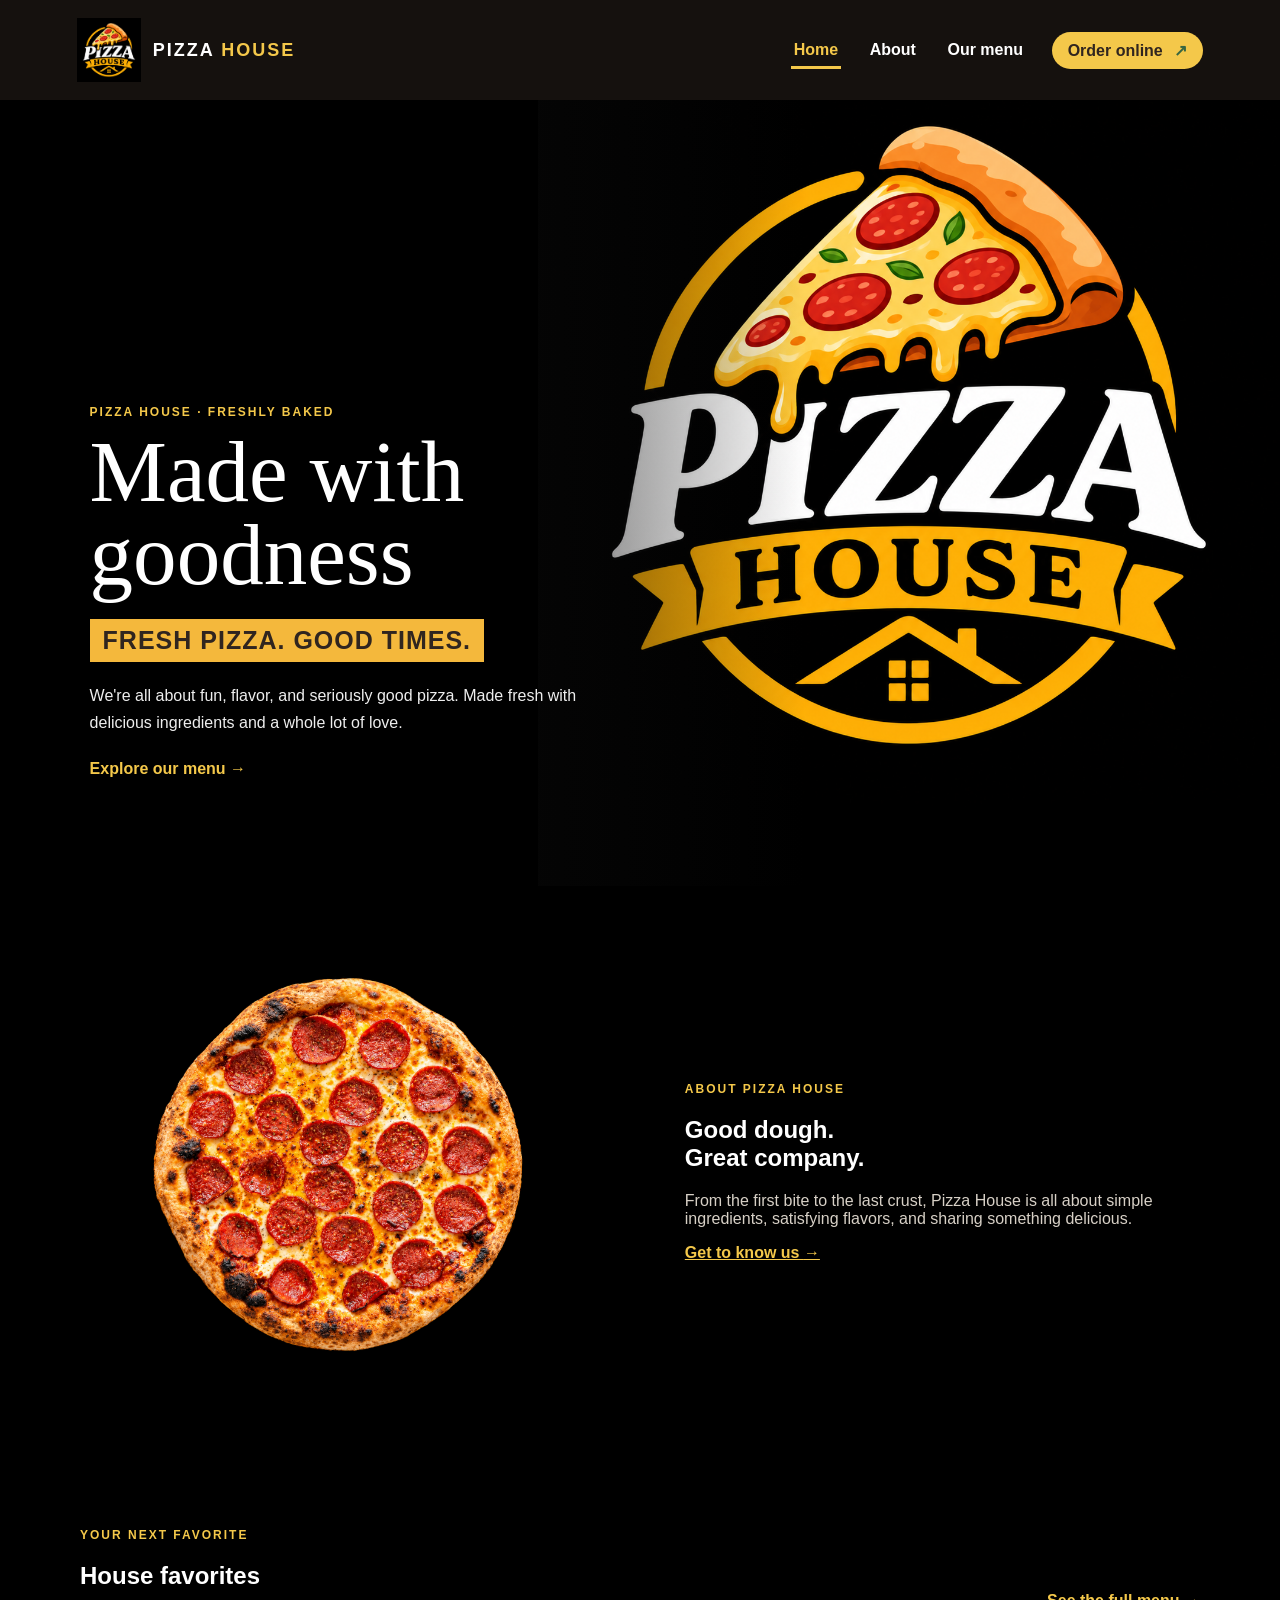
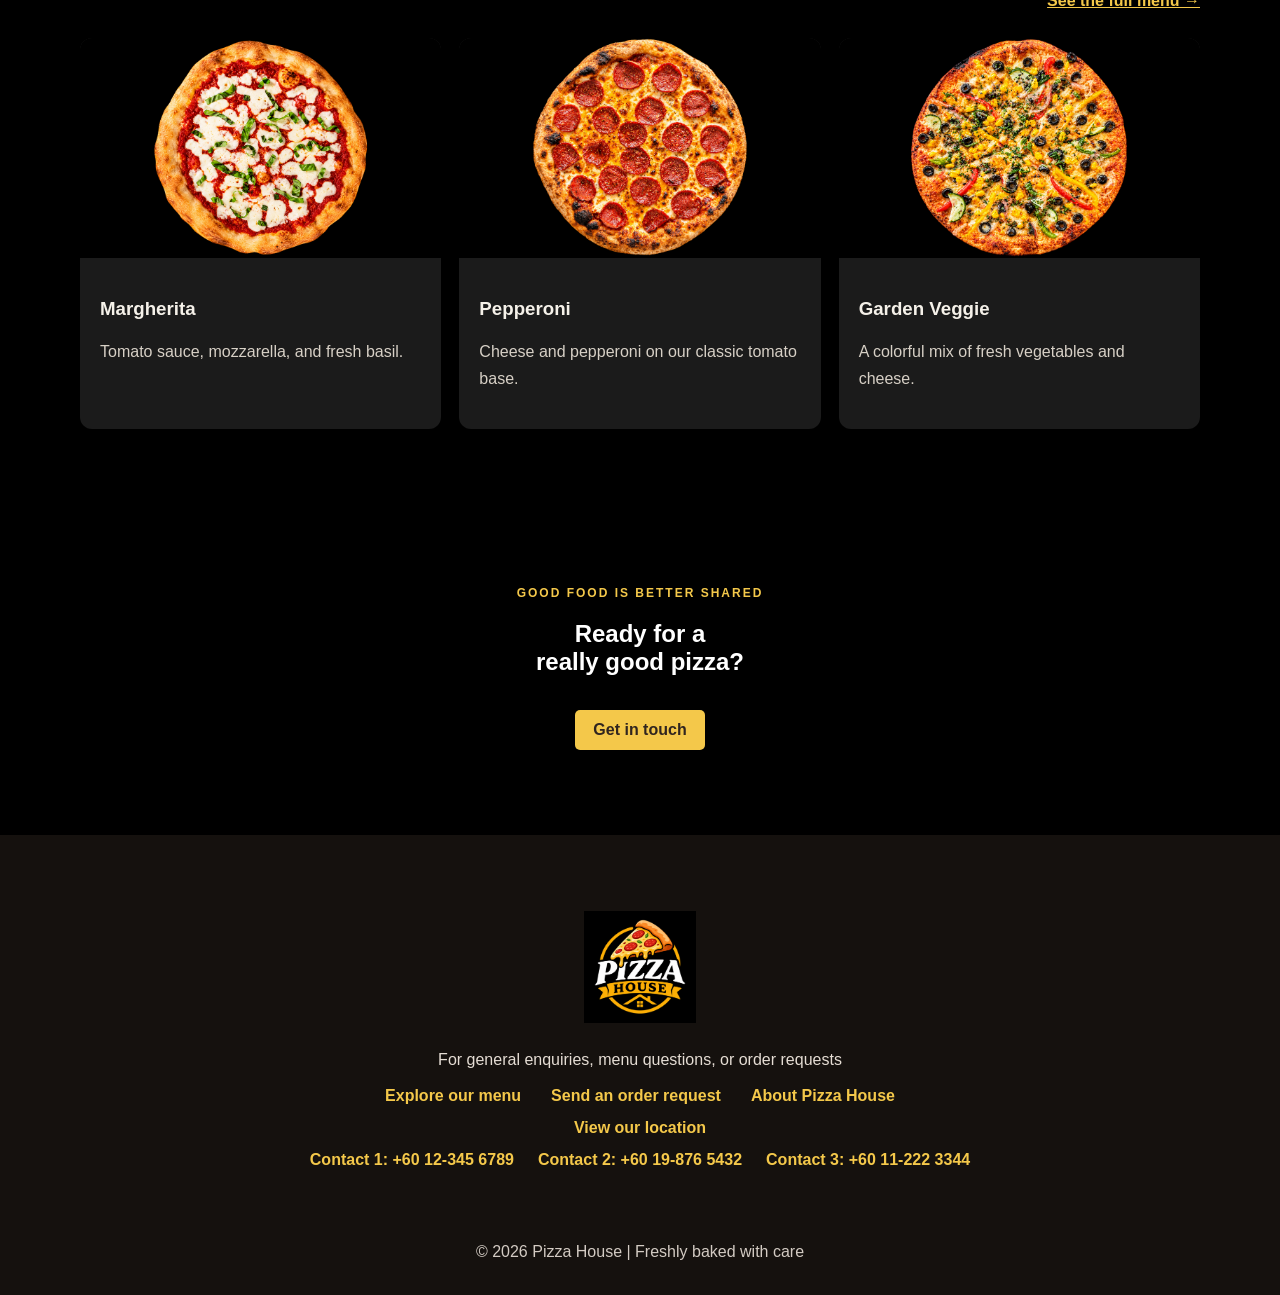
<file: index.html>
<!DOCTYPE html>
<html lang="en">
<head>
    <meta charset="UTF-8">
    <meta name="viewport" content="width=device-width, initial-scale=1.0">
    <title>Pizza House | Rumah</title>
    <link rel="stylesheet" href="style.css">
</head>
<body class="home-page">
    <header id="top">
        <nav aria-label="Main navigation">
            <a class="brand-logo-link" href="index.html" aria-label="Pizza House home">
                <img class="brand-logo" src="logo.png" alt="Pizza House">
                <span class="brand-name">Pizza <span class="brand-house">House</span></span>
            </a>
            <div class="links">
                <a href="index.html" aria-current="page">Home</a>
                <a href="about.html">About</a>
                <a href="menu.html">Our menu</a>
                <a class="nav-order" href="contact.html">Order online <span aria-hidden="true">&#8599;</span></a>
            </div>
        </nav>
    </header>

    <main>
        <section class="home-hero">
            <div class="hero-copy">
                <p class="eyebrow">PIZZA HOUSE · FRESHLY BAKED</p>
                <h1>Made with<br>goodness</h1>
                <h2 class="hero-highlight">Fresh pizza. Good times.</h2>
                <p>We're all about fun, flavor, and seriously good pizza. Made fresh with delicious ingredients and a whole lot of love.</p>
                <a class="hero-menu-link" href="menu.html">Explore our menu <span aria-hidden="true">→</span></a>
            </div>
            <div class="hero-image-wrap">
                <a class="hero-photo-link" href="menu.html" aria-label="View the Pizza House menu">
                    <img class="hero-photo" src="logo.png" alt="Pizza House logo and fresh pizza branding">
                </a>
            </div>
        </section>

        <section class="home-story">
            <a class="story-photo" href="about.html" aria-label="Learn more about Pizza House">
                <img src="pepperoni.png" alt="Pepperoni pizza fresh from the oven">
            </a>
            <div class="story-copy">
                <p class="eyebrow">ABOUT PIZZA HOUSE</p>
                <h2>Good dough.<br>Great company.</h2>
                <p>From the first bite to the last crust, Pizza House is all about simple ingredients, satisfying flavors, and sharing something delicious.</p>
                <a class="text-link" href="about.html">Get to know us <span aria-hidden="true">→</span></a>
            </div>
        </section>

        <section class="home-favorites">
            <div class="section-heading">
                <div>
                    <p class="eyebrow">YOUR NEXT FAVORITE</p>
                    <h2>House favorites</h2>
                </div>
                <a class="text-link" href="menu.html">See the full menu <span aria-hidden="true">→</span></a>
            </div>
            <div class="cards">
                <article>
                    <img class="food-photo" src="mergherita.png" alt="Margherita pizza with tomato, mozzarella, and fresh basil">
                    <div class="favorite-copy"><h3>Margherita</h3><p>Tomato sauce, mozzarella, and fresh basil.</p></div>
                </article>
                <article>
                    <img class="food-photo" src="pepperoni.png" alt="Pepperoni pizza on a wooden board">
                    <div class="favorite-copy"><h3>Pepperoni</h3><p>Cheese and pepperoni on our classic tomato base.</p></div>
                </article>
                <article>
                    <img class="food-photo" src="garden_veggie.png" alt="Garden veggie pizza topped with colorful vegetables">
                    <div class="favorite-copy"><h3>Garden Veggie</h3><p>A colorful mix of fresh vegetables and cheese.</p></div>
                </article>
            </div>
        </section>

        <section class="home-order">
            <p class="eyebrow">GOOD FOOD IS BETTER SHARED</p>
            <h2>Ready for a<br>really good pizza?</h2>
            <a class="button button-light" href="contact.html">Get in touch</a>
        </section>
    </main>

    <footer class="site-footer">
        <div class="footer-inner">
            <a class="footer-logo" href="index.html" aria-label="Pizza House home"><img src="logo.png" alt="Pizza House"></a>
            <p class="footer-intro">For general enquiries, menu questions, or order requests</p>
            <nav class="footer-links" aria-label="Footer navigation">
                <a href="menu.html">Explore our menu</a>
                <a href="contact.html#contactForm">Send an order request</a>
                <a href="about.html">About Pizza House</a>
             <div class="footer-contact-details">
                <a href="https://www.google.com/maps/place/National+Defence+University+of+Malaysia/@3.0527284,101.7234116,17z/data=!3m1!4b1!4m6!3m5!1s0x31cc357ad56c0001:0x3d5c81a579c4ae1d!8m2!3d3.0527284!4d101.7234116!16s%2Fm%2F047q4g_?entry=ttu&g_ep=EgoyMDI2MTExOC4xIKXMDSoASAFQAw%3D%3D" target="_blank" rel="noopener noreferrer">View our location</a>
                <div class="contact-numbers">
                    <a href="tel:+60123456789">Contact 1: +60 12-345 6789</a>
                    <a href="tel:+60198765432">Contact 2: +60 19-876 5432</a>
                    <a href="tel:+60112223344">Contact 3: +60 11-222 3344</a>
                </div>
            </div>
            </nav>
            <p class="footer-copyright">&copy; 2026 Pizza House | Freshly baked with care</p>
        </div>
    </footer>
    <script src="script.js"></script>
</body>
</html>
</file>
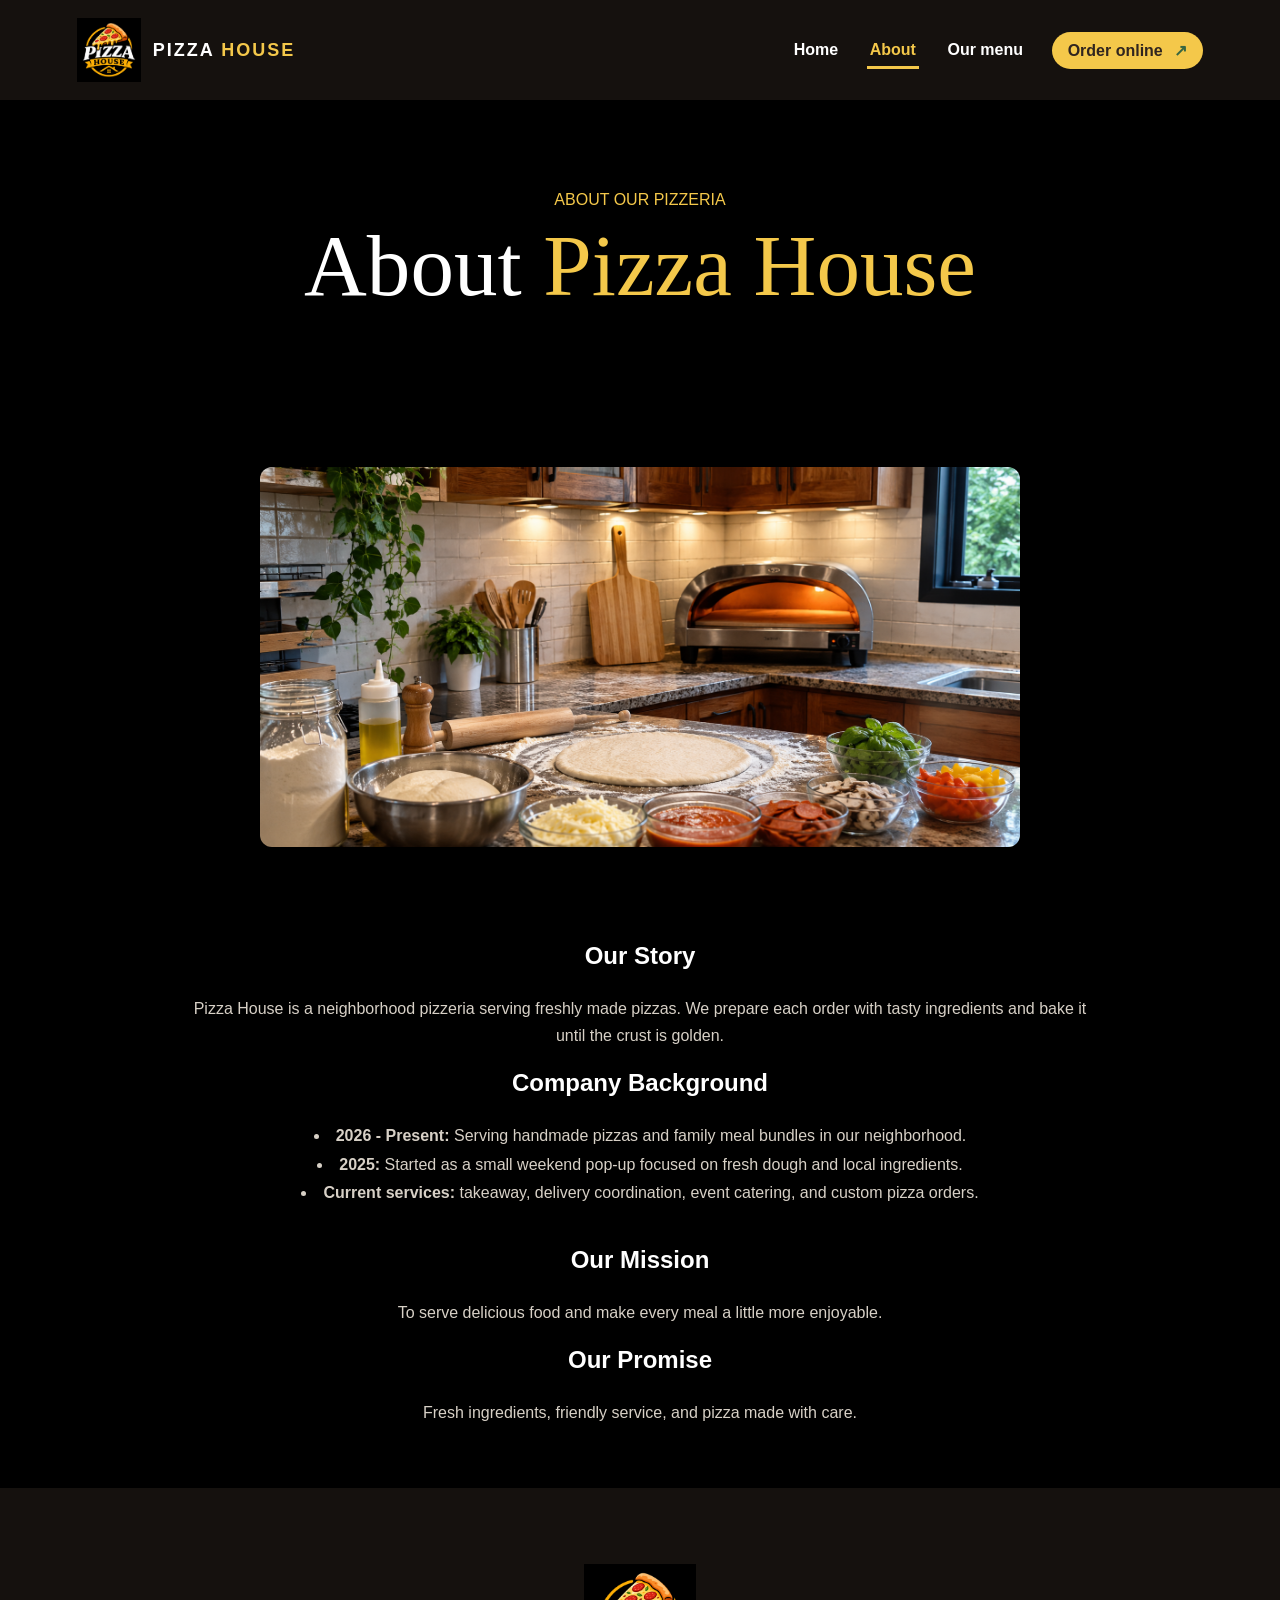
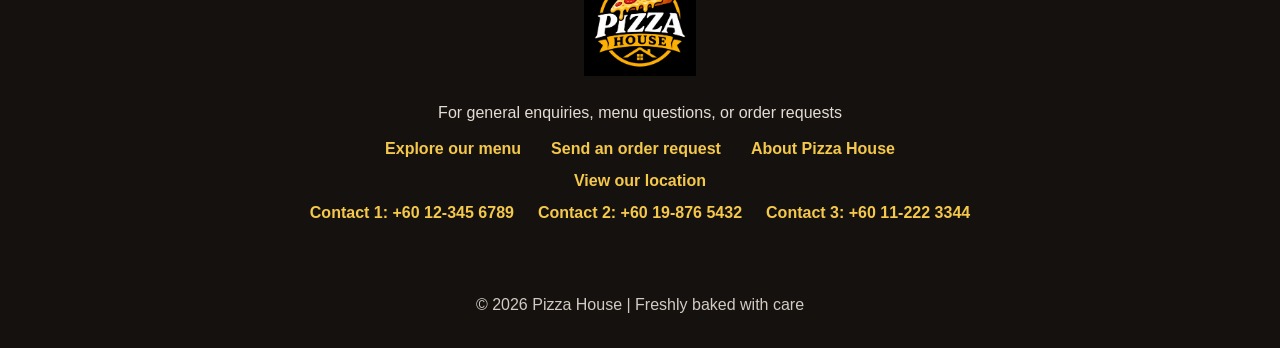
<file: about.html>
<!DOCTYPE html>
<html lang="en">
<head>
    <meta charset="UTF-8">
    <meta name="viewport" content="width=device-width, initial-scale=1.0">
    <title>About | Pizza House</title>
    <link rel="stylesheet" href="style.css">
</head>
<body>
    <header id="top">
        <nav aria-label="Main navigation">
            <a class="brand-logo-link" href="index.html" aria-label="Pizza House home">
                <img class="brand-logo" src="logo.png" alt="Pizza House">
                <span class="brand-name">Pizza <span class="brand-house">House</span></span>
            </a>
            <div class="links">
                <a href="index.html">Home</a>
                <a href="about.html" aria-current="page">About</a>
                <a href="menu.html">Our menu</a>
                <a class="nav-order" href="contact.html">Order online <span aria-hidden="true">&#8599;</span></a>
            </div>
        </nav>
    </header>

    <main>
        <section class="hero">
            <p>ABOUT OUR PIZZERIA</p>
            <h1>About <span>Pizza House</span></h1>
        </section>

        <section class="about-story">
            <div class="story-photo">
                <img src="background_about.png" alt="Warm Pizza House dining room with pizza artwork and a wood-fired oven">
            </div>
        </section>

        <section class="section about-content">
            <h2>Our Story</h2>
            <p>Pizza House is a neighborhood pizzeria serving freshly made pizzas. We prepare each order with tasty ingredients and bake it until the crust is golden.</p>

            <h2>Company Background</h2>
            <ul class="experience-list">
                <li><strong>2026 - Present:</strong> Serving handmade pizzas and family meal bundles in our neighborhood.</li>
                <li><strong>2025:</strong> Started as a small weekend pop-up focused on fresh dough and local ingredients.</li>
                <li><strong>Current services:</strong> takeaway, delivery coordination, event catering, and custom pizza orders.</li>
            </ul>

            <h2>Our Mission</h2>
            <p>To serve delicious food and make every meal a little more enjoyable.</p>

            <h2>Our Promise</h2>
            <p>Fresh ingredients, friendly service, and pizza made with care.</p>

        </section>
    </main>

    <footer class="site-footer">
        <div class="footer-inner">
            <a class="footer-logo" href="index.html" aria-label="Pizza House home"><img src="logo.png" alt="Pizza House"></a>
            <p class="footer-intro">For general enquiries, menu questions, or order requests</p>
            <nav class="footer-links" aria-label="Footer navigation">
                <a href="menu.html">Explore our menu</a>
                <a href="contact.html#contactForm">Send an order request</a>
                <a href="about.html">About Pizza House</a>
                            <div class="footer-contact-details">
                <a href="https://www.google.com/maps/place/National+Defence+University+of+Malaysia/@3.0527284,101.7234116,17z/data=!3m1!4b1!4m6!3m5!1s0x31cc357ad56c0001:0x3d5c81a579c4ae1d!8m2!3d3.0527284!4d101.7234116!16s%2Fm%2F047q4g_?entry=ttu&g_ep=EgoyMDI2MTExOC4xIKXMDSoASAFQAw%3D%3D" target="_blank" rel="noopener noreferrer">View our location</a>
                <div class="contact-numbers">
                    <a href="tel:+60123456789">Contact 1: +60 12-345 6789</a>
                    <a href="tel:+60198765432">Contact 2: +60 19-876 5432</a>
                    <a href="tel:+60112223344">Contact 3: +60 11-222 3344</a>
                </div>
            </div>
            </nav>
            <p class="footer-copyright">&copy; 2026 Pizza House | Freshly baked with care</p>
        </div>
    </footer>    
    <script src="script.js"></script>
</body>
</html>
</file>
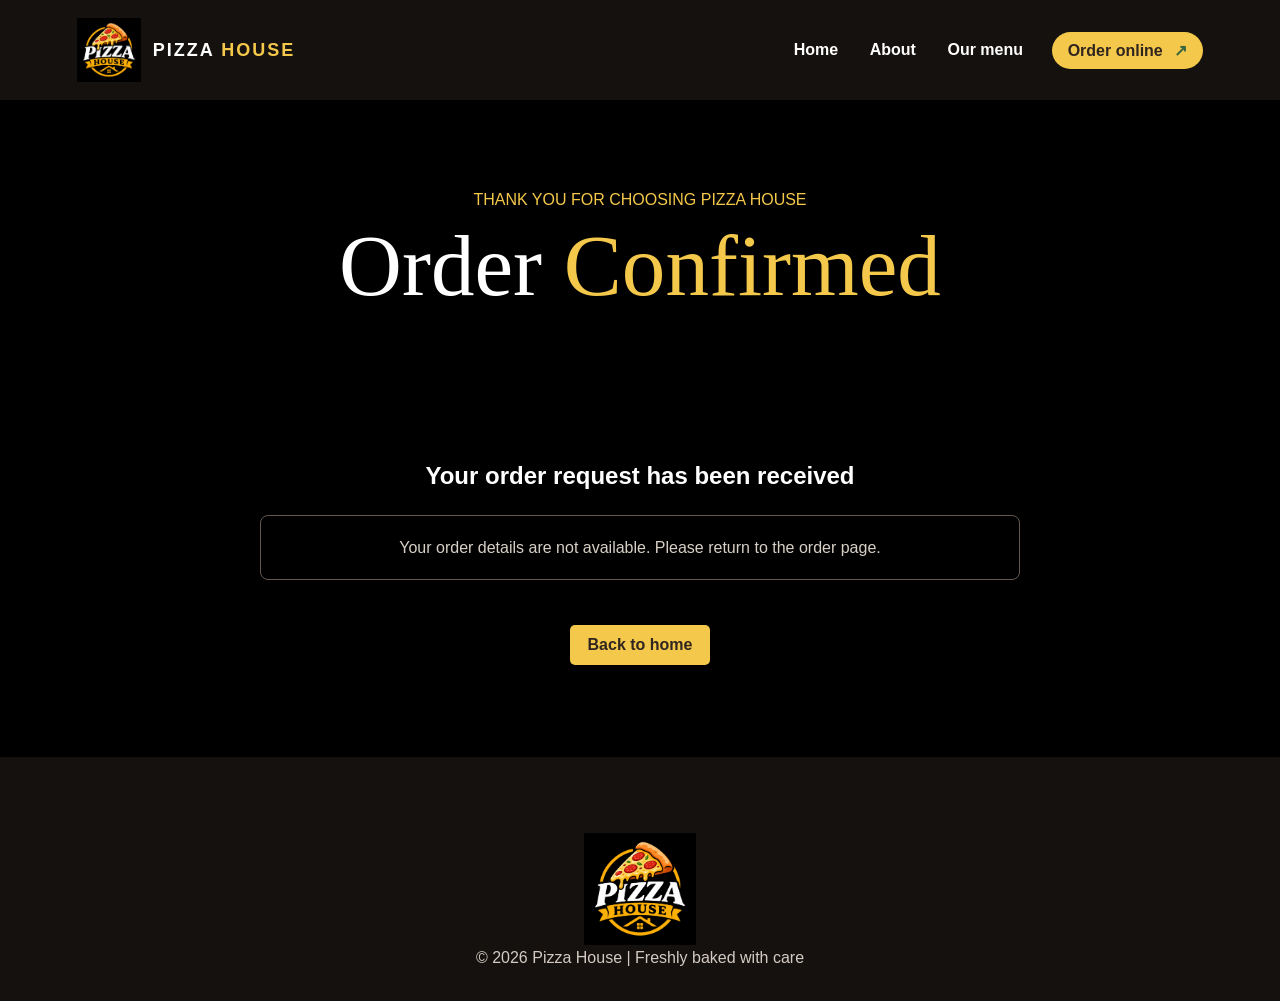
<file: confirmation.html>
<!DOCTYPE html>
<html lang="en">
<head>
    <meta charset="UTF-8">
    <meta name="viewport" content="width=device-width, initial-scale=1.0">
    <title>Order Confirmed | Pizza House</title>
    <link rel="stylesheet" href="style.css">
</head>
<body>
    <header id="top">
        <nav aria-label="Main navigation">
            <a class="brand-logo-link" href="index.html" aria-label="Pizza House home">
                <img class="brand-logo" src="logo.png" alt="Pizza House">
                <span class="brand-name">Pizza <span class="brand-house">House</span></span>
            </a>
            <div class="links">
                <a href="index.html">Home</a>
                <a href="about.html">About</a>
                <a href="menu.html">Our menu</a>
                <a class="nav-order" href="contact.html">Order online <span aria-hidden="true">&#8599;</span></a>
            </div>
        </nav>
    </header>

    <main>
        <section class="hero confirmation-herofvsefgsv">
            <p>THANK YOU FOR CHOOSING PIZZA HOUSE</p>
            <h1>Order <span>Confirmed</span></h1>
        </section>
        <section class="section confirmation-section">
            <h2>Your order request has been received</h2>
            <p id="orderSummary" class="order-summary" role="status"></p>
            <a class="button" href="index.html">Back to home</a>
        </section>
    </main>

    <footer class="site-footer">
        <div class="footer-inner">
            <a class="footer-logo" href="index.html" aria-label="Pizza House home"><img src="logo.png" alt="Pizza House"></a>
            <p class="footer-copyright">&copy; 2026 Pizza House | Freshly baked with care</p>
        </div>
    </footer>
    <script src="script.js"></script>
</body>
</html>
</file>
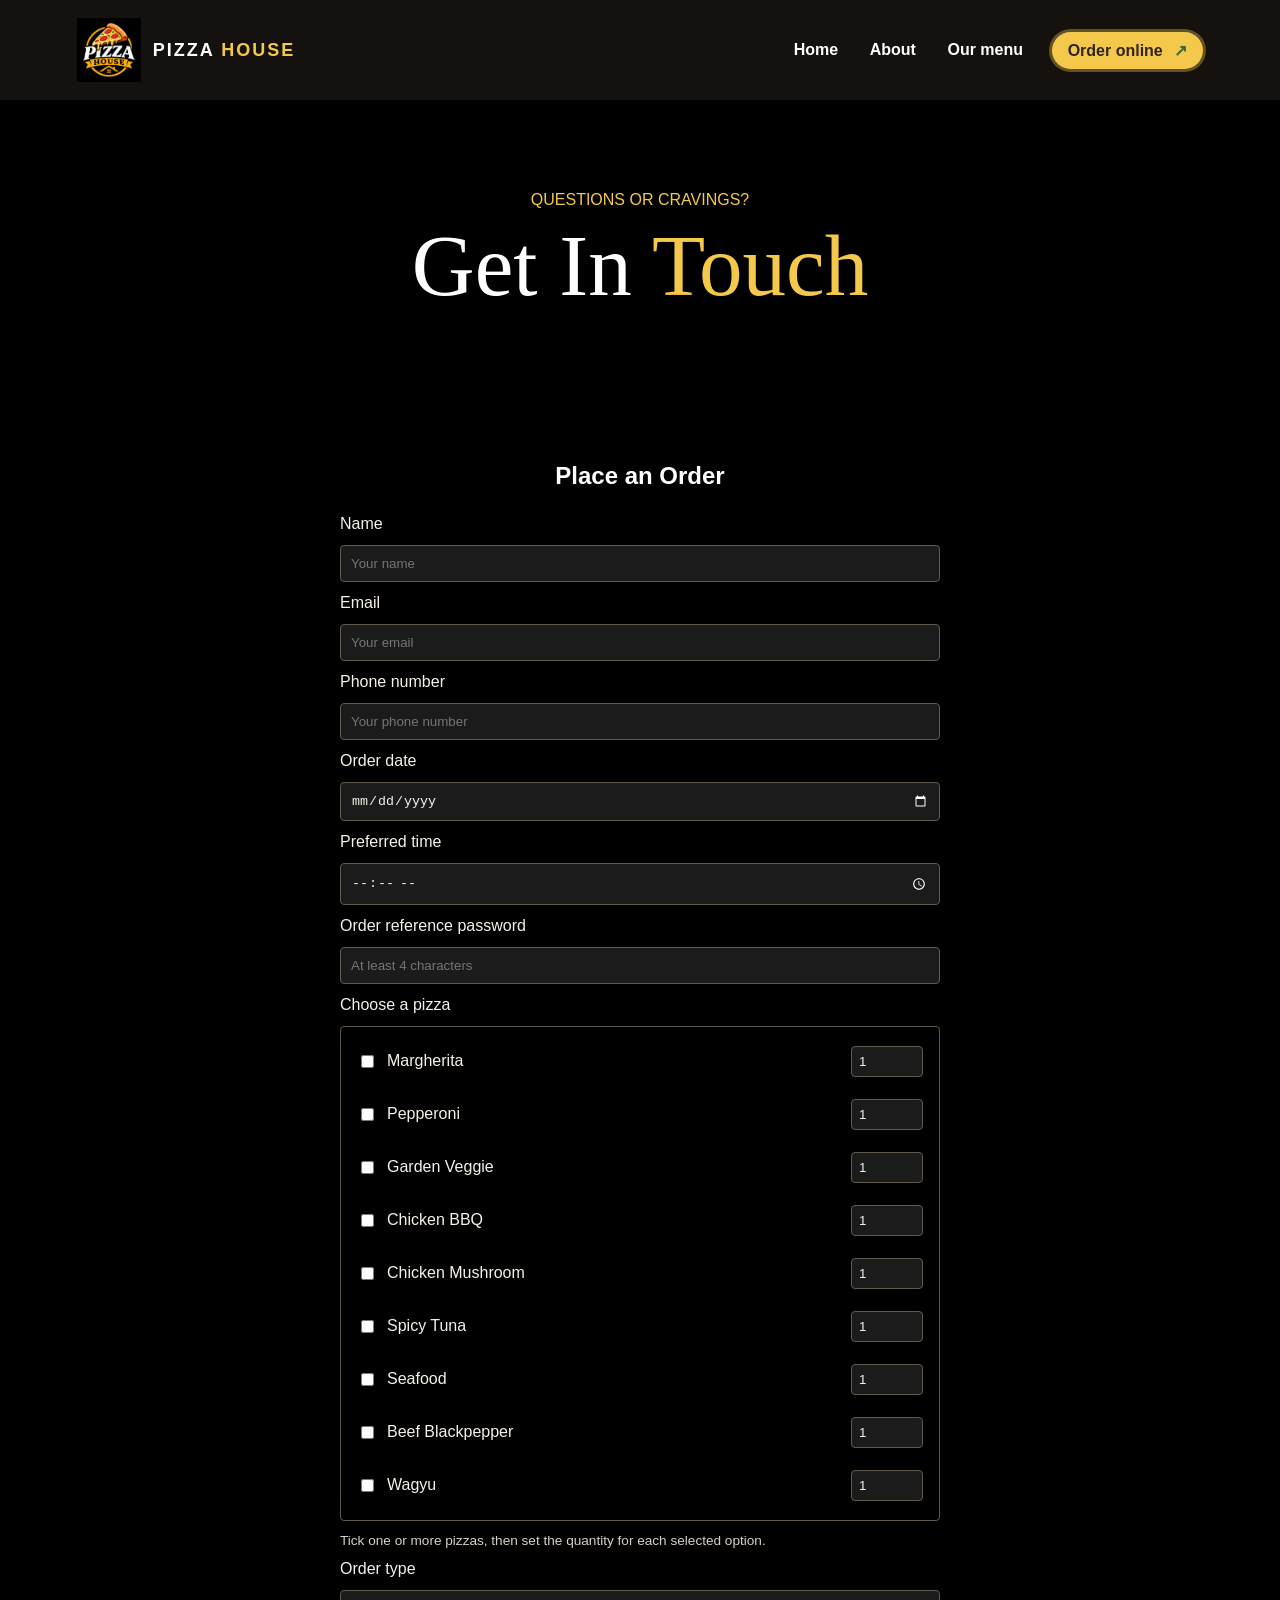
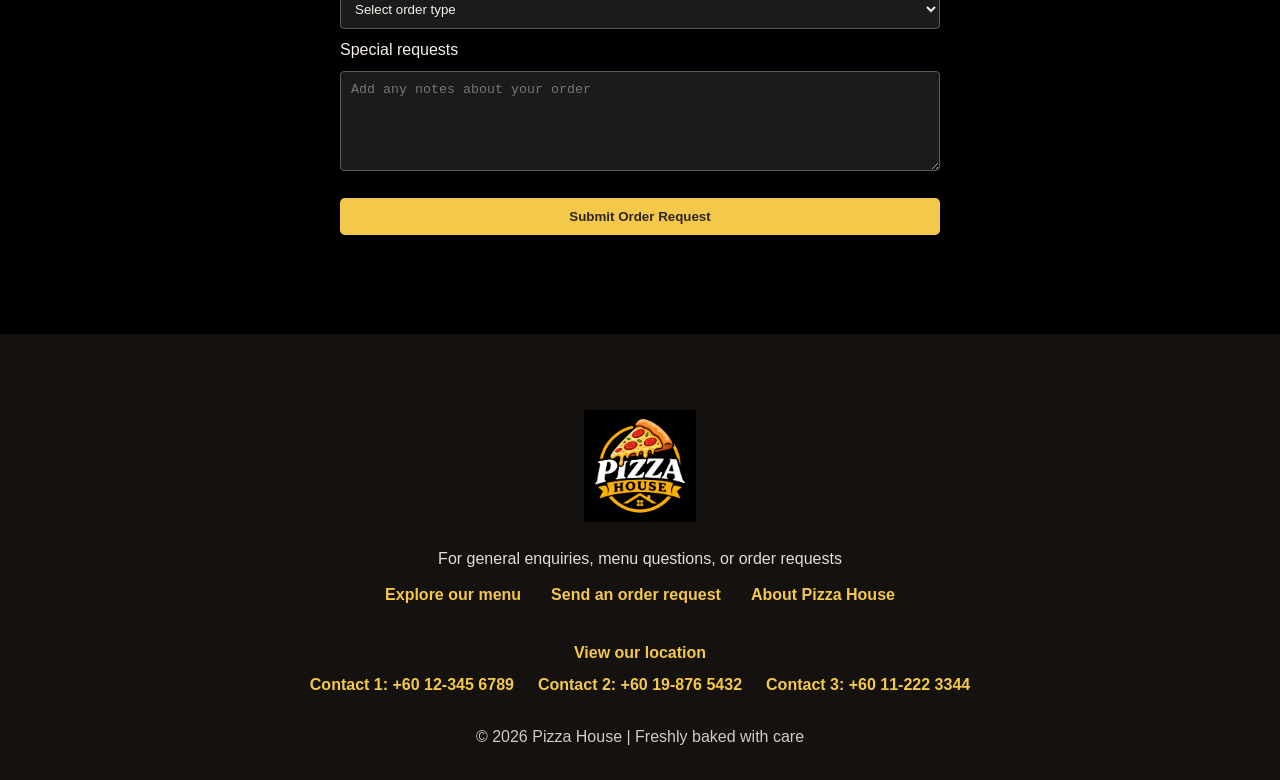
<file: contact.html>
<!DOCTYPE html>
<html lang="en">
<head>
    <meta charset="UTF-8">
    <meta name="viewport" content="width=device-width, initial-scale=1.0">
    <title>Contact | Pizza House</title>
    <link rel="stylesheet" href="style.css">
</head>
<body>
    <header id="top">
        <nav aria-label="Main navigation">
            <a class="brand-logo-link" href="index.html" aria-label="Pizza House home">
                <img class="brand-logo" src="logo.png" alt="Pizza House">
                <span class="brand-name">Pizza <span class="brand-house">House</span></span>
            </a>
            <div class="links">
                <a href="index.html">Home</a>
                <a href="about.html">About</a>
                <a href="menu.html">Our menu</a>
                <a class="nav-order" href="contact.html" aria-current="page">Order online <span aria-hidden="true">&#8599;</span></a>
            </div>
        </nav>
    </header>

    <main>
        <section class="hero">
            <p>QUESTIONS OR CRAVINGS?</p>
            <h1>Get In <span>Touch</span></h1>
        </section>

        <section class="section">
            <h2>Place an Order</h2>
            <form id="contactForm" action="process_order.php" method="post">
                <label for="name">Name</label>
                <input id="name" name="name" type="text" autocomplete="name" required placeholder="Your name">

                <label for="email">Email</label>
                <input id="email" name="email" type="email" autocomplete="email" required placeholder="Your email">

                <label for="phone">Phone number</label>
                <input id="phone" name="phone" type="tel" autocomplete="tel" required placeholder="Your phone number">

                <label for="date">Order date</label>
                <input id="date" name="orderDate" type="date" required>

                <label for="time">Preferred time</label>
                <div class="time-picker-control">
                    <input id="time" name="orderTime" type="time" lang="en-US" required>
                </div>

                <label for="password">Order reference password</label>
                <input id="password" name="orderPassword" type="password" minlength="4" required placeholder="At least 4 characters">

                <label for="pizza">Choose a pizza</label>
                <fieldset class="pizza-options" id="pizzaOptions" aria-describedby="pizzaHelp">
                    <legend class="sr-only">Pizza choices and quantities</legend>
                    <label class="pizza-option"><input type="checkbox" name="pizzas[]" value="Margherita"> <span>Margherita</span><input class="pizza-quantity" name="quantities[Margherita]" type="number" min="1" max="20" value="1" disabled aria-label="Margherita quantity"></label>
                    <label class="pizza-option"><input type="checkbox" name="pizzas[]" value="Pepperoni"> <span>Pepperoni</span><input class="pizza-quantity" name="quantities[Pepperoni]" type="number" min="1" max="20" value="1" disabled aria-label="Pepperoni quantity"></label>
                    <label class="pizza-option"><input type="checkbox" name="pizzas[]" value="Garden Veggie"> <span>Garden Veggie</span><input class="pizza-quantity" name="quantities[Garden Veggie]" type="number" min="1" max="20" value="1" disabled aria-label="Garden Veggie quantity"></label>
                    <label class="pizza-option"><input type="checkbox" name="pizzas[]" value="Chicken BBQ"> <span>Chicken BBQ</span><input class="pizza-quantity" name="quantities[Chicken BBQ]" type="number" min="1" max="20" value="1" disabled aria-label="Chicken BBQ quantity"></label>
                    <label class="pizza-option"><input type="checkbox" name="pizzas[]" value="Chicken Mushroom"> <span>Chicken Mushroom</span><input class="pizza-quantity" name="quantities[Chicken Mushroom]" type="number" min="1" max="20" value="1" disabled aria-label="Chicken Mushroom quantity"></label>
                    <label class="pizza-option"><input type="checkbox" name="pizzas[]" value="Spicy Tuna"> <span>Spicy Tuna</span><input class="pizza-quantity" name="quantities[Spicy Tuna]" type="number" min="1" max="20" value="1" disabled aria-label="Spicy Tuna quantity"></label>
                    <label class="pizza-option"><input type="checkbox" name="pizzas[]" value="Seafood"> <span>Seafood</span><input class="pizza-quantity" name="quantities[Seafood]" type="number" min="1" max="20" value="1" disabled aria-label="Seafood quantity"></label>
                    <label class="pizza-option"><input type="checkbox" name="pizzas[]" value="Beef Blackpepper"> <span>Beef Blackpepper</span><input class="pizza-quantity" name="quantities[Beef Blackpepper]" type="number" min="1" max="20" value="1" disabled aria-label="Beef Blackpepper quantity"></label>
                    <label class="pizza-option"><input type="checkbox" name="pizzas[]" value="Wagyu"> <span>Wagyu</span><input class="pizza-quantity" name="quantities[Wagyu]" type="number" min="1" max="20" value="1" disabled aria-label="Wagyu quantity"></label>
                </fieldset>
                <small id="pizzaHelp" class="field-help">Tick one or more pizzas, then set the quantity for each selected option.</small>

                <label>Order type</label>
                <select id="orderType" name="orderType" required>
                    <option value="" selected disabled>Select order type</option>
                    <option value="pickup">Pickup</option>
                    <option value="delivery">Delivery</option>
                </select>

                <div id="deliveryAddressField" hidden>
                    <label for="deliveryAddress">Delivery address</label>
                    <textarea id="deliveryAddress" name="deliveryAddress" autocomplete="street-address" placeholder="Enter your full delivery address" rows="3" disabled></textarea>
                </div>

                <label for="message">Special requests</label>
                <textarea id="message" name="message" placeholder="Add any notes about your order"></textarea>

                <button class="button" type="submit">Submit Order Request</button>
                <p id="formStatus" class="form-status" role="status" aria-live="polite"></p>
            </form>
        </section>

        <div id="receiptModal" class="receipt-modal" hidden>
            <div class="receipt-card" role="dialog" aria-modal="true" aria-labelledby="receiptTitle">
                <button id="closeReceipt" class="receipt-close" type="button" aria-label="Close receipt">&times;</button>
                <p class="eyebrow">PIZZA HOUSE</p>
                <h2 id="receiptTitle">Order Receipt</h2>
                <div id="receiptDetails" class="receipt-details"></div>
                <div class="receipt-actions">
                    <button id="receiptCancel" class="button button-secondary" type="button">Cancel Order</button>
                    <button id="receiptConfirm" class="button" type="button">Confirm Order</button>
                </div>
            </div>
        </div>
    </main>

    <footer class="site-footer">
        <div class="footer-inner">
            <a class="footer-logo" href="index.html" aria-label="Pizza House home"><img src="logo.png" alt="Pizza House"></a>
            <p class="footer-intro">For general enquiries, menu questions, or order requests</p>
            <nav class="footer-links" aria-label="Footer navigation">
                <a href="menu.html">Explore our menu</a>
                <a href="contact.html#contactForm">Send an order request</a>
                <a href="about.html">About Pizza House</a>
            </nav>
            <div class="footer-contact-details">
                <a href="https://www.google.com/maps/place/National+Defence+University+of+Malaysia/@3.0527284,101.7234116,17z/data=!3m1!4b1!4m6!3m5!1s0x31cc357ad56c0001:0x3d5c81a579c4ae1d!8m2!3d3.0527284!4d101.7234116!16s%2Fm%2F047q4g_?entry=ttu&g_ep=EgoyMDI2MTExOC4xIKXMDSoASAFQAw%3D%3D" target="_blank" rel="noopener noreferrer">View our location</a>
                <div class="contact-numbers">
                    <a href="tel:+60123456789">Contact 1: +60 12-345 6789</a>
                    <a href="tel:+60198765432">Contact 2: +60 19-876 5432</a>
                    <a href="tel:+60112223344">Contact 3: +60 11-222 3344</a>
                </div>
            </div>
            <p class="footer-copyright">&copy; 2026 Pizza House | Freshly baked with care</p>
        </div>
    </footer>
    <script src="script.js"></script>
</body>
</html>
</file>
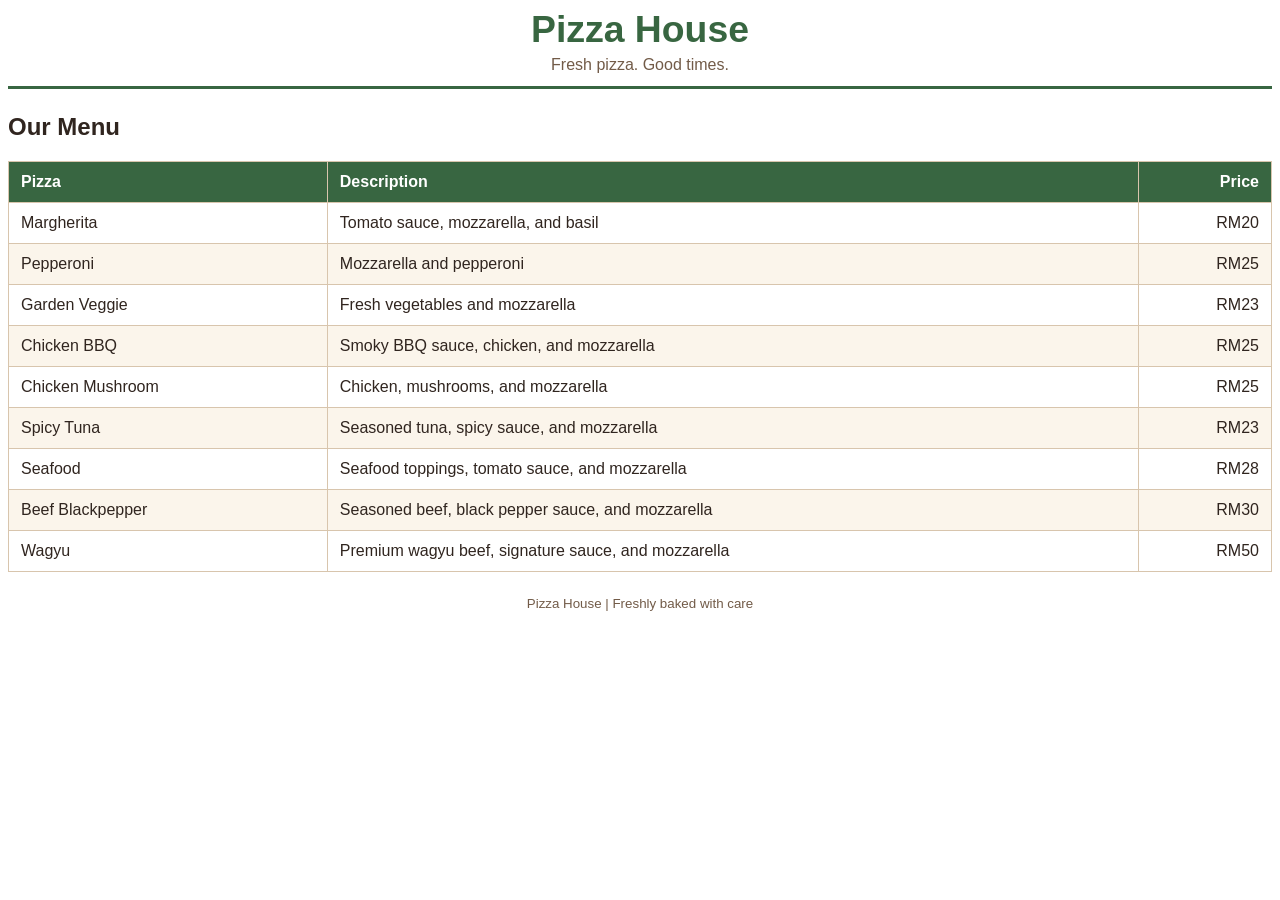
<file: menu-print.html>
<!DOCTYPE html>
<html lang="en">
<head>
    <meta charset="UTF-8">
    <meta name="viewport" content="width=device-width, initial-scale=1.0">
    <title>Pizza House Menu</title>
    <style>
        @page { size: A4; margin: 18mm; }
        body { color: #30251f; font: 12pt Arial, sans-serif; }
        header { text-align: center; border-bottom: 3px solid #386641; margin-bottom: 24px; padding-bottom: 12px; }
        h1 { color: #386641; margin: 0 0 5px; font-size: 28pt; }
        header p { margin: 0; color: #725b48; }
        table { width: 100%; border-collapse: collapse; }
        th { background: #386641; color: white; text-align: left; }
        th, td { padding: 11px 12px; border: 1px solid #d8c5ad; }
        tr:nth-child(even) { background: #fbf5eb; }
        td:last-child, th:last-child { text-align: right; white-space: nowrap; }
        footer { margin-top: 24px; text-align: center; color: #725b48; font-size: 10pt; }
    </style>
</head>
<body>
    <header><h1>Pizza House</h1><p>Fresh pizza. Good times.</p></header>
    <main>
        <h2>Our Menu</h2>
        <table>
            <thead><tr><th>Pizza</th><th>Description</th><th>Price</th></tr></thead>
            <tbody>
                <tr><td>Margherita</td><td>Tomato sauce, mozzarella, and basil</td><td>RM20</td></tr>
                <tr><td>Pepperoni</td><td>Mozzarella and pepperoni</td><td>RM25</td></tr>
                <tr><td>Garden Veggie</td><td>Fresh vegetables and mozzarella</td><td>RM23</td></tr>
                <tr><td>Chicken BBQ</td><td>Smoky BBQ sauce, chicken, and mozzarella</td><td>RM25</td></tr>
                <tr><td>Chicken Mushroom</td><td>Chicken, mushrooms, and mozzarella</td><td>RM25</td></tr>
                <tr><td>Spicy Tuna</td><td>Seasoned tuna, spicy sauce, and mozzarella</td><td>RM23</td></tr>
                <tr><td>Seafood</td><td>Seafood toppings, tomato sauce, and mozzarella</td><td>RM28</td></tr>
                <tr><td>Beef Blackpepper</td><td>Seasoned beef, black pepper sauce, and mozzarella</td><td>RM30</td></tr>
                <tr><td>Wagyu</td><td>Premium wagyu beef, signature sauce, and mozzarella</td><td>RM50</td></tr>
            </tbody>
        </table>
    </main>
    <footer>Pizza House | Freshly baked with care</footer>
</body>
</html>
</file>
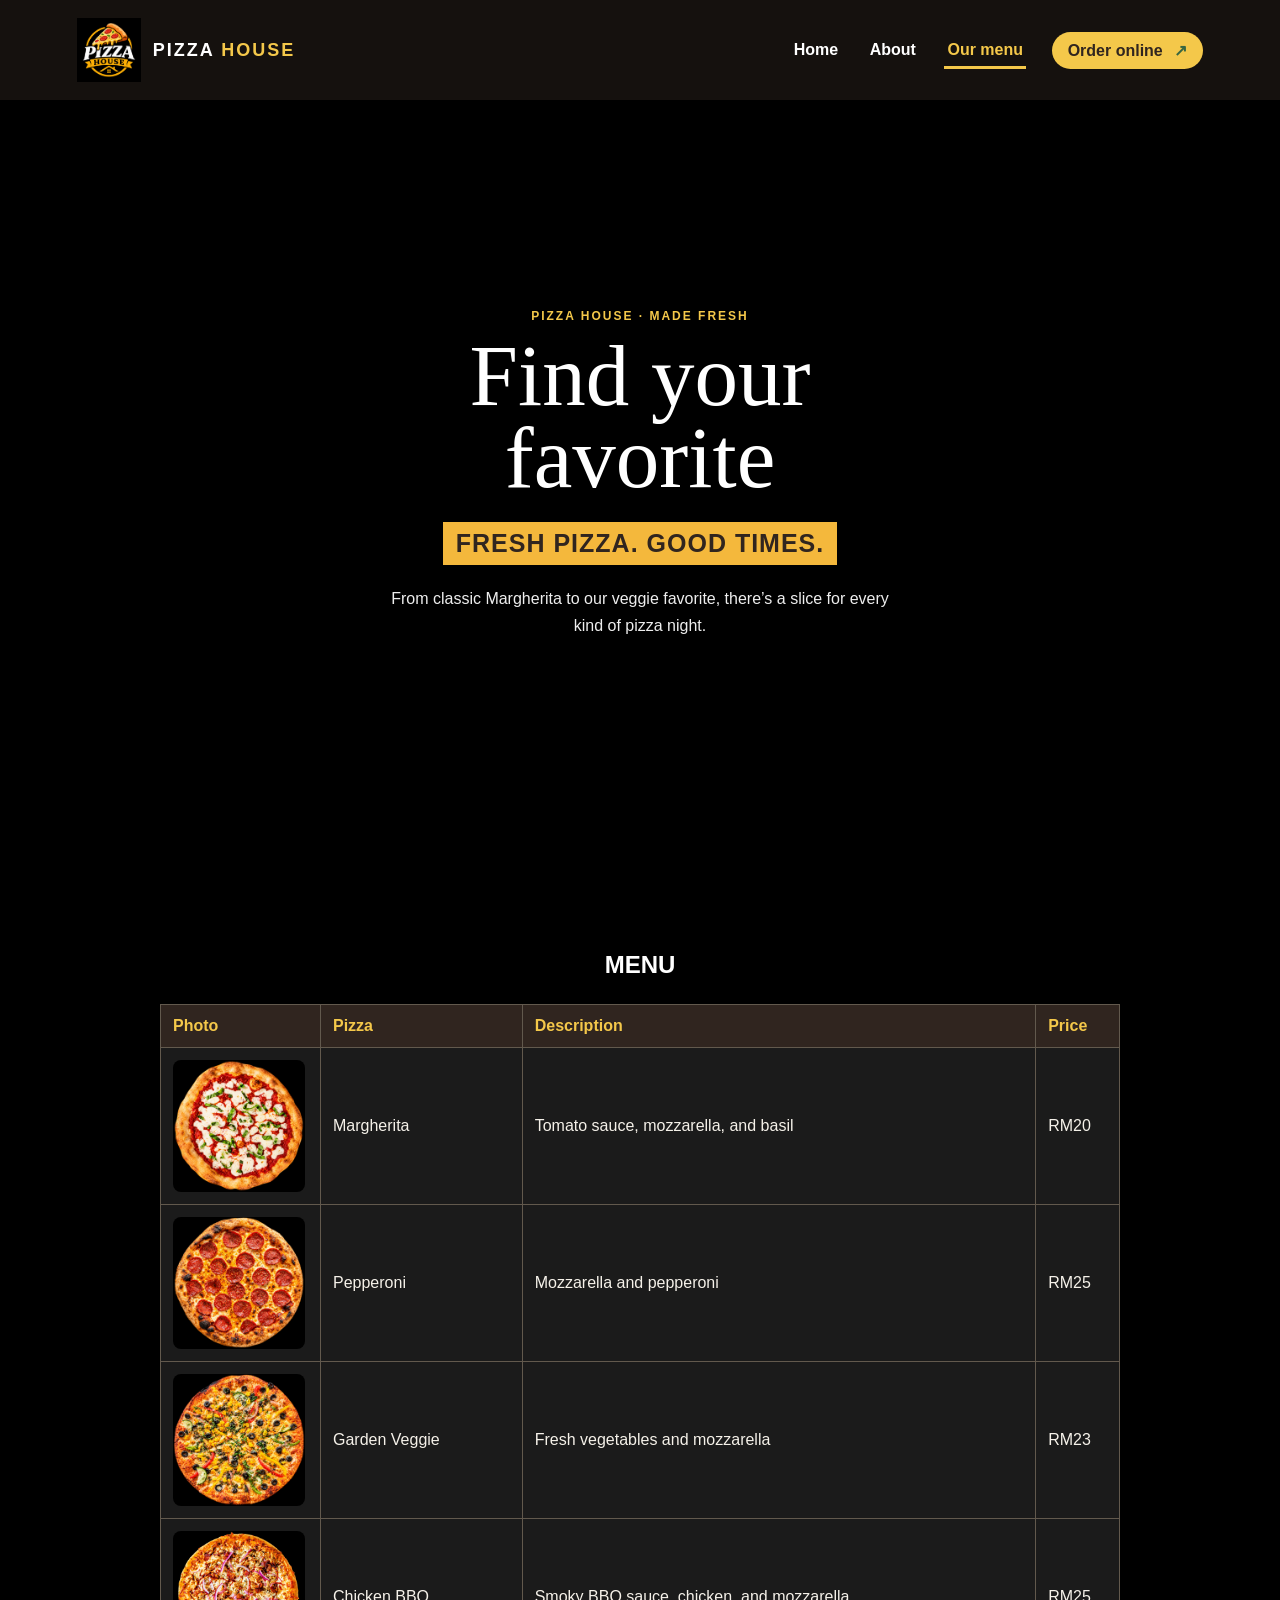
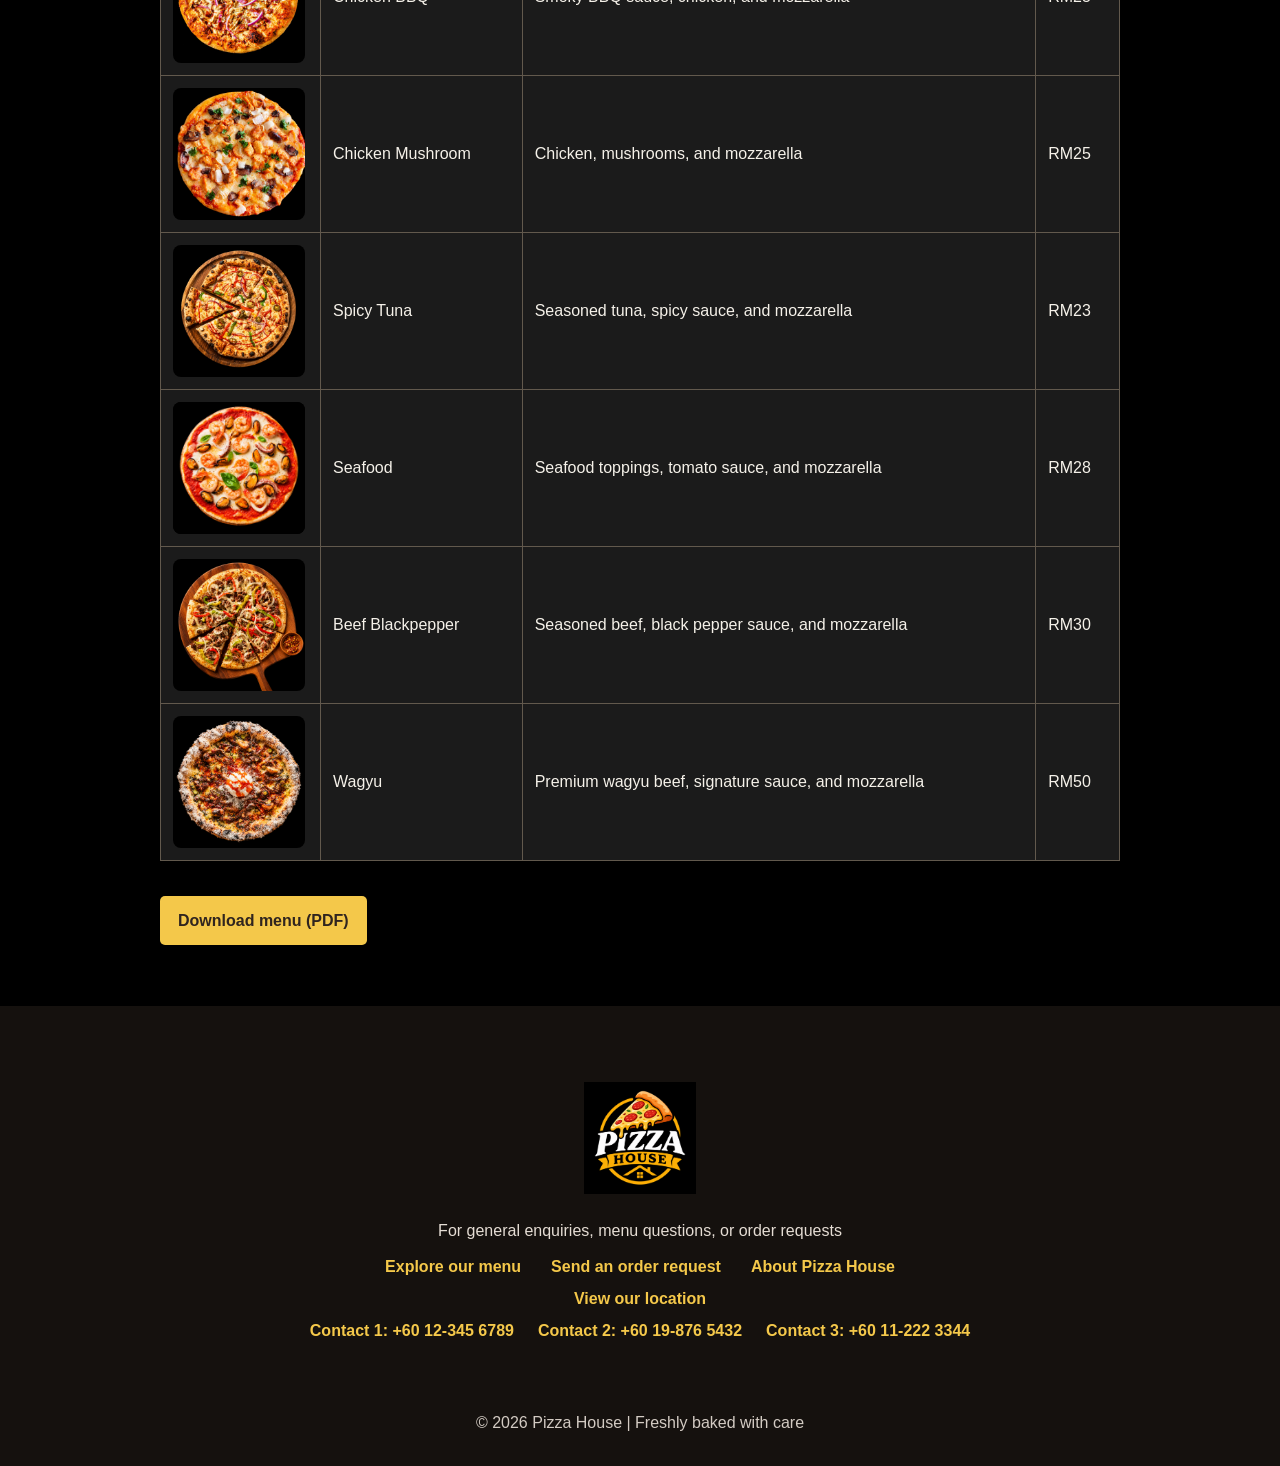
<file: menu.html>
<!DOCTYPE html>
<html lang="en">
<head>
    <meta charset="UTF-8">
    <meta name="viewport" content="width=device-width, initial-scale=1.0">
    <title>Our Pizza Menu</title>
    <link rel="stylesheet" href="style.css">
</head>
<body class="menu-page">
    <header id="top">
        <nav aria-label="Main navigation">
            <a class="brand-logo-link" href="index.html" aria-label="Pizza House home">
                <img class="brand-logo" src="logo.png" alt="Pizza House">
                <span class="brand-name">Pizza <span class="brand-house">House</span></span>
            </a>
            <div class="links">
                <a href="index.html">Home</a>
                <a href="about.html">About</a>
                <a href="menu.html" aria-current="page">Our menu</a>
                <a class="nav-order" href="contact.html">Order online <span aria-hidden="true">&#8599;</span></a>
            </div>
        </nav>
    </header>

    <main>
        <section class="services-hero">
            <div class="services-hero-copy">
                <p class="eyebrow">PIZZA HOUSE · MADE FRESH</p>
                <h1>Find your<br>favorite</h1>
                <h2 class="hero-highlight">Fresh pizza. Good times.</h2>
                <p>From classic Margherita to our veggie favorite, there’s a slice for every kind of pizza night.</p>
            </div>
        </section>

        <section class="section" id="pizza-menu">
            <h2>MENU</h2>
            <table>
                <thead>
                    <tr>
                        <th scope="col">Photo</th>
                        <th scope="col">Pizza</th>
                        <th scope="col">Description</th>
                        <th scope="col">Price</th>
                    </tr>
                </thead>
                <tbody>
                <tr>
                    <td><img class="menu-photo" src="mergherita.png" alt="Margherita pizza with fresh basil"></td>
                    <td>Margherita</td>
                    <td>Tomato sauce, mozzarella, and basil</td>
                    <td>RM20</td>
                </tr>
                <tr>
                    <td><img class="menu-photo" src="pepperoni.png" alt="Pepperoni pizza"></td>
                    <td>Pepperoni</td>
                    <td>Mozzarella and pepperoni</td>
                    <td>RM25</td>
                </tr>
                <tr>
                    <td><img class="menu-photo" src="garden_veggie.png" alt="Garden vegetable pizza"></td>
                    <td>Garden Veggie</td>
                    <td>Fresh vegetables and mozzarella</td>
                    <td>RM23</td>
                </tr>
                <tr>
                    <td><img class="menu-photo" src="chicken_bbq.jpg" alt="Chicken BBQ pizza"></td>
                    <td>Chicken BBQ</td>
                    <td>Smoky BBQ sauce, chicken, and mozzarella</td>
                    <td>RM25</td>
                </tr>
                <tr>
                    <td><img class="menu-photo" src="chicken_mushroom.png" alt="Chicken Mushroom pizza"></td>
                    <td>Chicken Mushroom</td>
                    <td>Chicken, mushrooms, and mozzarella</td>
                    <td>RM25</td>
                </tr>
                <tr>
                    <td><img class="menu-photo" src="spicy_tuna.png" alt="Spicy Tuna pizza"></td>
                    <td>Spicy Tuna</td>
                    <td>Seasoned tuna, spicy sauce, and mozzarella</td>
                    <td>RM23</td>
                </tr>
                <tr>
                    <td><img class="menu-photo menu-photo-contain" src="seafood.png" alt="Seafood pizza"></td>
                    <td>Seafood</td>
                    <td>Seafood toppings, tomato sauce, and mozzarella</td>
                    <td>RM28</td>
                </tr>
                <tr>
                    <td><img class="menu-photo" src="beef_blackpepper.png" alt="Beef Blackpepper pizza"></td>
                    <td>Beef Blackpepper</td>
                    <td>Seasoned beef, black pepper sauce, and mozzarella</td>
                    <td>RM30</td>
                </tr>
                <tr>
                    <td><img class="menu-photo" src="wagyu.png" alt="Wagyu pizza"></td>
                    <td>Wagyu</td>
                    <td>Premium wagyu beef, signature sauce, and mozzarella</td>
                    <td>RM50</td>
                </tr>
                </tbody>
            </table>
            <p class="menu-download"><a class="button" href="menu.pdf" download="pizza-house-menu.pdf">Download menu (PDF)</a></p>
        </section>
    </main>

    <footer class="site-footer">
        <div class="footer-inner">
            <a class="footer-logo" href="index.html" aria-label="Pizza House home"><img src="logo.png" alt="Pizza House"></a>
            <p class="footer-intro">For general enquiries, menu questions, or order requests</p>
            <nav class="footer-links" aria-label="Footer navigation">
                <a href="menu.html">Explore our menu</a>
                <a href="contact.html#contactForm">Send an order request</a>
                <a href="about.html">About Pizza House</a>
            <div class="footer-contact-details">
                <a href="https://www.google.com/maps/place/National+Defence+University+of+Malaysia/@3.0527284,101.7234116,17z/data=!3m1!4b1!4m6!3m5!1s0x31cc357ad56c0001:0x3d5c81a579c4ae1d!8m2!3d3.0527284!4d101.7234116!16s%2Fm%2F047q4g_?entry=ttu&g_ep=EgoyMDI2MTExOC4xIKXMDSoASAFQAw%3D%3D" target="_blank" rel="noopener noreferrer">View our location</a>
                <div class="contact-numbers">
                    <a href="tel:+60123456789">Contact 1: +60 12-345 6789</a>
                    <a href="tel:+60198765432">Contact 2: +60 19-876 5432</a>
                    <a href="tel:+60112223344">Contact 3: +60 11-222 3344</a>
                </div>
            </div>
            </nav>
            <p class="footer-copyright">&copy; 2026 Pizza House | Freshly baked with care</p>
        </div>
    </footer>
    <script src="script.js"></script>
</body>
</html>
</file>
<file: style.css>
:root {
    --color-black: #000;
    --color-dark: #0c0c0c;
    --color-panel: #1b1b1b;
    --color-cream: #f5f1e9;
    --color-gold: #f4c84a;
    --color-gold-bright: #ffdc70;
    --color-border: #62594d;
    --color-footer: #15110e;
}

* {
    box-sizing: border-box;
}

body {
    margin: 0;
    font-family: Arial, sans-serif;
    background: #fff8ed;
    color: #30251f;
    cursor: url("pizza-cursor.svg") 4 4, auto;
}

a,
button,
input[type="submit"],
input[type="button"],
select,
label[for] {
    cursor: url("pizza-cursor.svg") 4 4, pointer;
}

header {
    padding: 18px 6%;
}

nav {
    display: flex;
    justify-content: space-between;
    align-items: center;
    gap: 20px;
    flex-wrap: wrap;
}

nav h2 {
    margin: 0;
}

nav span,
h1 span {
    color: #386641;
}

.links {
    display: flex;
    flex-wrap: wrap;
}

.links a {
    text-decoration: none;
}

.hero {
    padding: 75px 20px;
    text-align: center;
}

.hero h1 {
    margin: 14px 0;
}

.home-hero {
    display: flex;
    justify-content: center;
    align-items: center;
    gap: 40px;
    text-align: left;
}

.hero-copy,
.hero-photo {
    width: min(45%, 520px);
}

.hero-photo {
    height: 340px;
    border-radius: 12px;
    object-fit: cover;
}

.button {
    display: inline-block;
    margin-top: 15px;
    padding: 11px 18px;
    border: 0;
    border-radius: 5px;
    background: #386641;
    color: #fff8ed;
    text-decoration: none;
    cursor: url("pizza-cursor.svg") 4 4, pointer;
}

.button:hover {
    background: #294b30;
}

.section {
    max-width: 1000px;
    margin: auto;
    padding: 45px 20px;
}

.section h2 {
    margin-bottom: 25px;
    text-align: center;
}

.cards {
    display: flex;
    gap: 18px;
}

.cards article {
    flex: 1;
    padding: 18px;
    border-radius: 8px;
    background: #f1e5d3;
}

.cards p,
.section > p {
    color: #604b3e;
    line-height: 1.7;
}

.food-photo {
    width: 100%;
    height: 170px;
    border-radius: 6px;
    object-fit: cover;
}

table {
    width: 100%;
    margin: 20px 0;
    border-collapse: collapse;
}

th,
td {
    padding: 12px;
    border: 1px solid #ddc8ac;
    text-align: left;
}

.menu-photo {
    display: block;
    width: 132px;
    height: 132px;
    aspect-ratio: 1;
    border-radius: 8px;
    object-fit: cover;
    object-position: center;
    background: #000;
}

.menu-photo-contain {
    object-fit: contain;
}

#pizza-menu td:first-child {
    width: 160px;
}

@media (max-width: 650px) {
    .menu-photo {
        width: 88px;
        height: 88px;
    }

    #pizza-menu td:first-child {
        width: 112px;
    }
}

form {
    display: flex;
    max-width: 600px;
    margin: 20px auto;
    flex-direction: column;
    gap: 12px;
}

input,
select,
textarea {
    padding: 10px;
    border: 1px solid #ddc8ac;
    border-radius: 4px;
    background: #fffdf8;
    color: #30251f;
}

textarea {
    min-height: 100px;
}

footer {
    padding: 22px;
    text-align: center;
}

a {
    color: #a83c2e;
}

@media (max-width: 650px) {
    .cards {
        flex-direction: column;
    }

    .home-hero {
        flex-direction: column;
        text-align: center;
    }

    .hero-copy,
    .hero-photo {
        width: 100%;
    }

    .hero-photo {
        height: 250px;
    }

    .hero h1 {
        font-size: 32px;
    }

    nav {
        flex-direction: column;
    }

    .links {
        justify-content: center;
    }
}

/* Pizza House shared dark-and-gold theme */
body {
    background: var(--color-black);
    color: var(--color-cream);
}

header {
    position: relative;
    z-index: 5;
    background: var(--color-footer);
    color: #fff;
}

nav h2 {
    color: #fff;
    font-size: 24px;
    letter-spacing: 4px;
    text-transform: uppercase;
}

nav h2 span,
h1 span {
    color: #f4c84a;
}

.links {
    align-items: center;
    gap: clamp(14px, 2vw, 30px);
}

.links a {
    color: #fff;
    font-weight: 700;
}

.links a:hover {
    color: #f4c84a;
}

.links .nav-order {
    padding: 9px 16px;
    border-radius: 30px;
    background: #f4c84a;
    color: #30251f;
}

.nav-order span {
    margin-left: 7px;
}

.hero,
.home-hero,
.services-hero {
    background: #000;
    color: #fff;
}

.hero h1,
.home-hero h1,
.services-hero h1 {
    font-family: "Segoe Script", "Brush Script MT", "URW Chancery L", cursive;
    font-size: clamp(58px, 6.8vw, 96px);
    font-weight: 400;
    line-height: 0.95;
    letter-spacing: 0;
}

.hero h1 span {
    color: #f4c84a;
}

.hero p,
.eyebrow {
    color: #f4c84a;
}

.section,
.home-story,
.home-favorites,
.home-order {
    background: transparent;
    color: #f5f1e9;
}

.section h2,
.home-story h2,
.home-favorites h2,
.home-order h2 {
    color: #fff;
}

.section > p,
.story-copy > p:not(.eyebrow),
.cards p,
.favorite-copy p {
    color: #d7d0c6;
}

.cards article {
    background: var(--color-panel);
}

.button,
.home-page .button {
    background: var(--color-gold);
    color: #30251f;
    font-weight: 800;
}

.button:hover,
.home-page .button:hover {
    background: var(--color-gold-bright);
}

table {
    color: #f5f1e9;
}

th {
    background: #30251f;
    color: #f4c84a;
}

td {
    background: #1b1b1b;
    color: #f5f1e9;
}

th,
td {
    border-color: #62594d;
}

input,
select,
textarea {
    border-color: #62594d;
    background: #1b1b1b;
    color: #f5f1e9;
}

footer {
    background: #0c0c0c;
    color: #d7d0c6;
}

a:not(.links a):not(.button) {
    color: #f4c84a;
}

/* Homepage photo-led hero and page sections */
.home-page header {
    position: absolute;
    top: 0;
    left: 0;
    width: 100%;
    background: transparent;
}

.home-page .home-hero {
    position: relative;
    display: block;
    min-height: max(700px, 100svh);
    padding: 0;
    overflow: hidden;
    text-align: left;
}

.home-page .hero-image-wrap {
    position: absolute;
    inset: 0 0 0 auto;
    width: 58%;
    height: 100%;
}

.home-page .hero-image-wrap::after {
    position: absolute;
    inset: 0;
    background: linear-gradient(90deg, rgba(8, 8, 8, 0.55), transparent 36%);
    content: "";
}

.home-page .hero-photo {
    width: 100%;
    height: 100%;
    border: 0;
    border-radius: 0;
    box-shadow: none;
    object-fit: cover;
}

.home-page .hero-copy {
    position: absolute;
    z-index: 2;
    bottom: 12%;
    left: max(7%, calc((100% - 1180px) / 2));
    width: min(62%, 800px);
}

.home-page .hero-copy h1 {
    margin: 0 0 22px;
    color: #fff;
    font-size: clamp(58px, 6.8vw, 96px);
}

.home-page .hero-copy .hero-highlight,
.services-hero-copy .hero-highlight {
    display: table;
    max-width: 100%;
    margin: 0 0 20px;
    padding: 7px 13px;
    background: #f4b83c;
    color: #30251f;
    font-size: clamp(16px, 2vw, 25px);
    font-weight: 900;
    letter-spacing: 1px;
    text-transform: uppercase;
}

.services-hero-copy .hero-highlight {
    margin-right: auto;
    margin-left: auto;
}

.home-page .hero-copy > p:not(.eyebrow),
.services-hero-copy > p:not(.eyebrow) {
    max-width: 510px;
    color: #eee;
    line-height: 1.7;
}

.services-hero-copy > p:not(.eyebrow) {
    margin-right: auto;
    margin-left: auto;
}

.hero-menu-link {
    display: inline-block;
    margin-top: 8px;
    color: #f4c84a;
    font-weight: 800;
    text-decoration: none;
}

.home-page .home-story {
    display: grid;
    grid-template-columns: 1fr 1fr;
    align-items: center;
    gap: 8%;
    max-width: 1180px;
    margin: auto;
    padding: 90px 30px;
}

.about-story {
    display: flex;
    flex-direction: column;
    align-items: center;
    gap: 32px;
    max-width: 1180px;
    margin: auto;
    padding: 70px 30px 30px;
    text-align: center;
}

.about-story .story-photo {
    width: min(100%, 760px);
}

.about-story .story-copy {
    width: min(100%, 680px);
}

.about-story h2 {
    color: #fff;
}

.about-story .story-copy > p:not(.eyebrow) {
    color: #d7d0c6;
    line-height: 1.7;
}

.story-photo img {
    display: block;
    width: 100%;
    height: 380px;
    border-radius: 12px;
    object-fit: cover;
}

.home-page .home-favorites {
    max-width: 1180px;
    margin: auto;
    padding: 70px 30px;
}

.section-heading {
    display: flex;
    justify-content: space-between;
    align-items: end;
    gap: 20px;
    margin-bottom: 28px;
}

.home-page .cards article {
    padding: 0;
    overflow: hidden;
    border-radius: 12px;
    background: #1b1b1b;
}

.home-page .food-photo {
    height: 220px;
    border-radius: 0;
}

.favorite-copy {
    padding: 17px 20px 20px;
}

.home-order {
    padding: 75px 20px 85px;
    text-align: center;
}

.home-order .eyebrow,
.home-page .eyebrow,
.services-hero .eyebrow {
    color: #f4c84a;
    font-size: 12px;
    font-weight: 800;
    letter-spacing: 2px;
}

.home-page .text-link {
    color: #fff;
    font-weight: 700;
}

/* Menu page hero */
body.menu-page header {
    position: absolute;
    top: 0;
    left: 0;
    width: 100%;
    background: transparent;
}

.services-hero {
    position: relative;
    display: flex;
    min-height: max(700px, 100svh);
    align-items: center;
    overflow: hidden;
}

.services-hero-copy {
    position: relative;
    z-index: 2;
    width: min(100%, 850px);
    margin: 0 auto;
    padding: 170px 28px 90px;
    text-align: center;
}

.services-hero-copy h1 {
    margin: 0 0 22px;
}

#pizza-menu {
    scroll-margin-top: 24px;
}

@media (max-width: 700px) {
    .home-page nav,
    body.menu-page nav {
        align-items: flex-start;
        flex-direction: column;
    }

    .home-page .links,
    body.menu-page .links {
        justify-content: flex-start;
    }

    .home-page .hero-image-wrap {
        top: 160px;
        width: 100%;
        height: 48%;
    }

    .home-page .hero-image-wrap::after {
        background: linear-gradient(180deg, transparent 25%, #090909 100%);
    }

    .home-page .hero-copy {
        right: 22px;
        bottom: 42px;
        left: 22px;
        width: auto;
    }

    .home-page .hero-copy h1,
    .services-hero-copy h1,
    .hero h1 {
        font-size: clamp(52px, 15vw, 72px);
    }

    .home-page .home-story {
        grid-template-columns: 1fr;
        gap: 28px;
        padding: 60px 24px;
    }

    .about-story {
        gap: 28px;
        padding: 60px 24px 24px;
    }

    .home-page .home-favorites {
        padding: 55px 24px;
    }

    .section-heading {
        align-items: start;
        flex-direction: column;
    }

    body.menu-page header {
        padding: 18px 22px;
    }

    .services-hero {
        min-height: max(760px, 100svh);
    }

    .services-hero-copy {
        width: 100%;
        padding: 180px 22px 60px;
    }

    .services-hero-copy .hero-highlight {
        font-size: 16px;
    }
}

/* Shared dark footer inspired by the reference layout. */
.site-footer {
    padding: 76px 24px 34px;
    background: var(--color-footer);
    color: #f5f1eb;
    text-align: center;
}

.footer-inner {
    width: min(100%, 1100px);
    margin: 0 auto;
}

.footer-logo {
    display: inline-flex;
    width: 112px;
    height: 112px;
    align-items: center;
    justify-content: center;
}

.footer-logo img {
    display: block;
    width: 100%;
    height: 100%;
    object-fit: contain;
}

.footer-intro {
    margin: 24px 0 18px;
    color: #e5ddd4;
}

.footer-links {
    display: flex;
    justify-content: center;
    flex-wrap: wrap;
    gap: 14px 30px;
    margin: 0 auto 40px;
}

.footer-links a {
    color: #ffb33f;
    font-weight: 700;
    text-decoration: none;
}

.footer-links a:hover,
.footer-links a:focus-visible {
    color: #fff;
    text-decoration: underline;
}

.footer-copyright {
    margin: 0;
    color: #d3cbc3;
}

.footer-contact-details {
    margin: 0 auto 34px;
}

.contact-numbers {
    display: flex;
    justify-content: center;
    flex-wrap: wrap;
    gap: 10px 24px;
    margin-top: 14px;
}

.contact-numbers a,
.footer-contact-details > a {
    color: #ffb33f;
    font-weight: 700;
    text-decoration: none;
}

.contact-numbers a:hover,
.contact-numbers a:focus-visible,
.footer-contact-details > a:hover,
.footer-contact-details > a:focus-visible {
    color: #fff;
    text-decoration: underline;
}

.back-to-top {
    position: fixed;
    right: 24px;
    bottom: 24px;
    z-index: 1100;
    display: grid;
    width: 54px;
    height: 54px;
    place-items: center;
    border-radius: 50%;
    background: #fff;
    color: #f3a51b;
    font-size: 25px;
    text-decoration: none;
    box-shadow: 0 3px 14px #0005;
}

.back-to-top:hover,
.back-to-top:focus-visible {
    background: #f4c84a;
    color: #17120c;
}

@media (max-width: 600px) {
    .site-footer { padding: 54px 20px 28px; }
    .footer-links { flex-direction: column; gap: 16px; margin-bottom: 32px; }
    .back-to-top { right: 16px; bottom: 16px; width: 48px; height: 48px; }
}

.home-page .hero-photo,
.home-page .story-photo img,
.home-page .food-photo {
    object-fit: contain;
    object-position: center;
    background: #000;
}

.hero-photo-link {
    display: block;
    width: 100%;
    height: 100%;
}

.story-photo {
    display: block;
}

.experience-list {
    max-width: 760px;
    margin: 0 auto 38px;
    padding-left: 0;
    list-style-position: inside;
    color: #d7d0c6;
    line-height: 1.8;
    text-align: center;
}

.about-content {
    text-align: center;
}

.about-content > p {
    max-width: 900px;
    margin-right: auto;
    margin-left: auto;
}

.external-link-note {
    text-align: center;
}

.checkbox-label {
    display: flex;
    align-items: center;
    gap: 8px;
}

.time-picker-control {
    display: flex;
    gap: 8px;
}

.time-picker-control input {
    flex: 1;
}

.time-picker-control input {
    color-scheme: dark;
}

input[type="date"] {
    color-scheme: light;
}

input[type="date"]::-webkit-calendar-picker-indicator {
    filter: brightness(0) invert(1);
    opacity: 1;
}

.pizza-options {
    display: grid;
    gap: 8px;
    margin: 0;
    padding: 12px;
    border: 1px solid #62594d;
    border-radius: 4px;
    text-align: left;
}

.pizza-option {
    display: grid;
    grid-template-columns: auto 1fr 72px;
    align-items: center;
    gap: 10px;
    padding: 7px 4px;
}

.pizza-quantity {
    width: 72px;
    padding: 7px;
}

.sr-only {
    position: absolute;
    width: 1px;
    height: 1px;
    padding: 0;
    overflow: hidden;
    clip: rect(0, 0, 0, 0);
    white-space: nowrap;
    border: 0;
}

.field-help {
    color: #d7d0c6;
    font-size: 0.85rem;
}

.form-status {
    min-height: 1.4em;
    margin: 0;
    color: var(--color-gold);
    font-weight: 700;
    text-align: center;
}

.confirmation-section {
    min-height: 360px;
    text-align: center;
}

.order-summary {
    max-width: 760px;
    margin: 24px auto 30px;
    padding: 18px;
    border: 1px solid #62594d;
    border-radius: 8px;
    color: #f5f1e9;
    line-height: 1.8;
}

.receipt-modal {
    position: fixed;
    inset: 0;
    z-index: 2000;
    display: grid;
    place-items: center;
    padding: 20px;
    background: rgba(0, 0, 0, 0.78);
}

.receipt-modal[hidden] {
    display: none;
}

.receipt-card {
    position: relative;
    width: min(100%, 460px);
    padding: 32px 28px 28px;
    border: 1px solid #62594d;
    border-radius: 10px;
    background: #1b1b1b;
    color: #f5f1e9;
    text-align: center;
    box-shadow: 0 18px 60px rgba(0, 0, 0, 0.5);
}

.receipt-card h2 {
    margin-top: 0;
}

.receipt-close {
    position: absolute;
    top: 10px;
    right: 14px;
    border: 0;
    background: transparent;
    color: #fff;
    font-size: 28px;
    cursor: pointer;
}

.receipt-details {
    margin: 20px 0 24px;
    padding: 16px;
    border-top: 1px dashed #62594d;
    border-bottom: 1px dashed #62594d;
    line-height: 1.8;
    text-align: left;
}

.receipt-line {
    display: flex;
    justify-content: space-between;
    gap: 20px;
}

.receipt-total {
    margin-top: 12px;
    padding-top: 12px;
    border-top: 1px solid #62594d;
    color: #f4c84a;
    font-size: 1.15rem;
    font-weight: 800;
}

.receipt-actions {
    display: flex;
    justify-content: center;
    gap: 12px;
    flex-wrap: wrap;
}

.button-secondary {
    background: transparent;
    color: #f5f1e9;
    border: 1px solid #62594d;
}

.button-secondary:hover,
.button-secondary:focus-visible {
    background: #30251f;
}

@media (max-width: 700px) {
    .section {
        padding: 45px 18px;
    }

    table {
        display: block;
        overflow-x: auto;
        white-space: nowrap;
    }

    th,
    td {
        padding: 9px;
    }

    .home-page .hero-photo-link {
        height: 100%;
    }
}

/* Shared logo and tab-style page navigation */
.brand-logo-link {
    display: inline-flex;
    flex: 0 0 auto;
    align-items: center;
    gap: 12px;
    text-decoration: none;
}

.brand-logo {
    display: block;
    width: 64px;
    height: 64px;
    object-fit: contain;
}

.brand-name {
    color: #fff;
    font-size: 18px;
    font-weight: 800;
    letter-spacing: 2px;
    text-transform: uppercase;
    white-space: nowrap;
}

.brand-name .brand-house {
    color: #f4c84a;
}

.links a:not(.nav-order) {
    display: inline-block;
    padding: 9px 3px 7px;
    border-bottom: 3px solid transparent;
    transition: color 160ms ease, border-color 160ms ease;
}

.links a[aria-current="page"]:not(.nav-order) {
    border-bottom-color: #f4c84a;
    color: #f4c84a;
}

.links .nav-order[aria-current="page"] {
    box-shadow: 0 0 0 3px rgba(244, 200, 74, 0.35);
}

.links a:focus-visible,
.brand-logo-link:focus-visible {
    outline: 2px solid #fff;
    outline-offset: 4px;
}

/* Keep the site navigation visible while the page scrolls. */
header {
    position: sticky;
    top: 0;
    z-index: 1000;
}

body.home-page header,
body.menu-page header {
    position: sticky;
    top: 0;
    margin-bottom: -114px;
    background: var(--color-footer);
}

@media (max-width: 700px) {
    body.home-page header,
    body.menu-page header {
        margin-bottom: -150px;
    }

    .brand-logo {
        width: 58px;
        height: 58px;
    }

    .links a:not(.nav-order) {
        padding-top: 8px;
        padding-bottom: 7px;
    }
}
</file>
